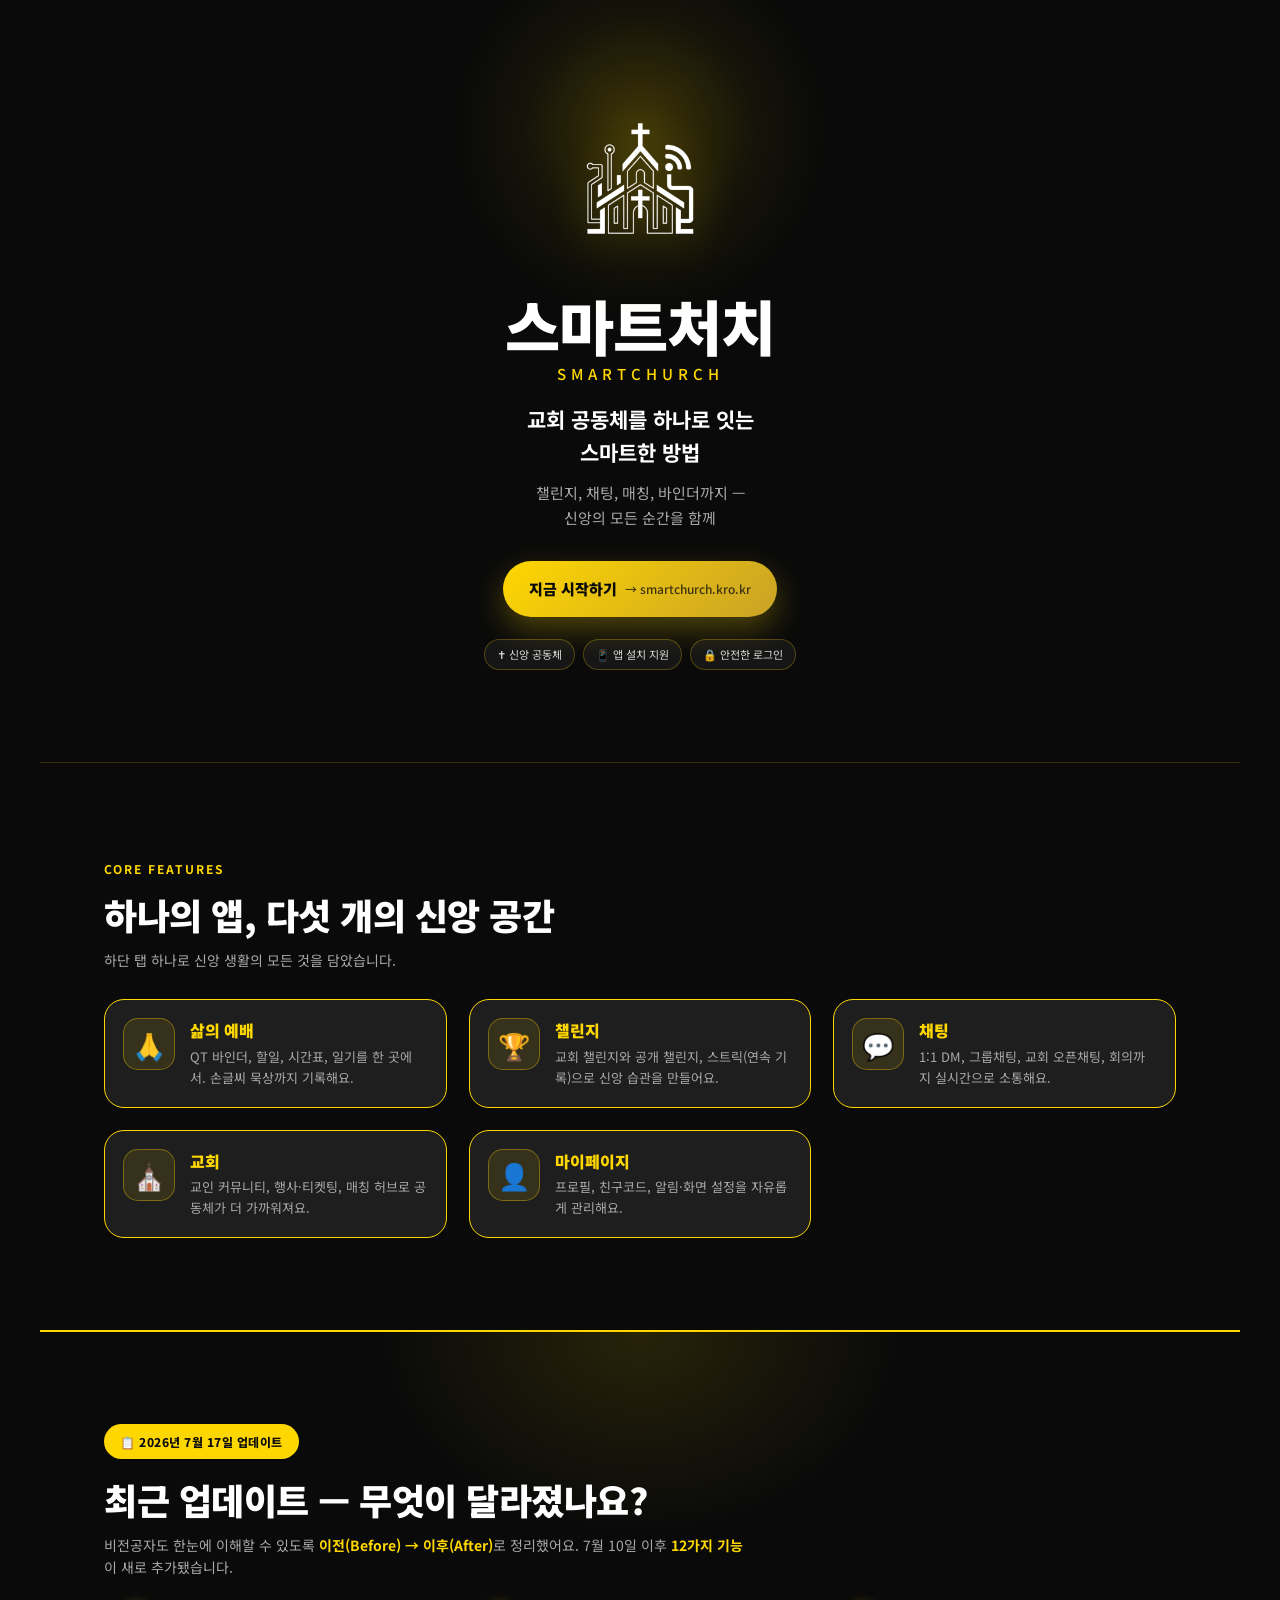
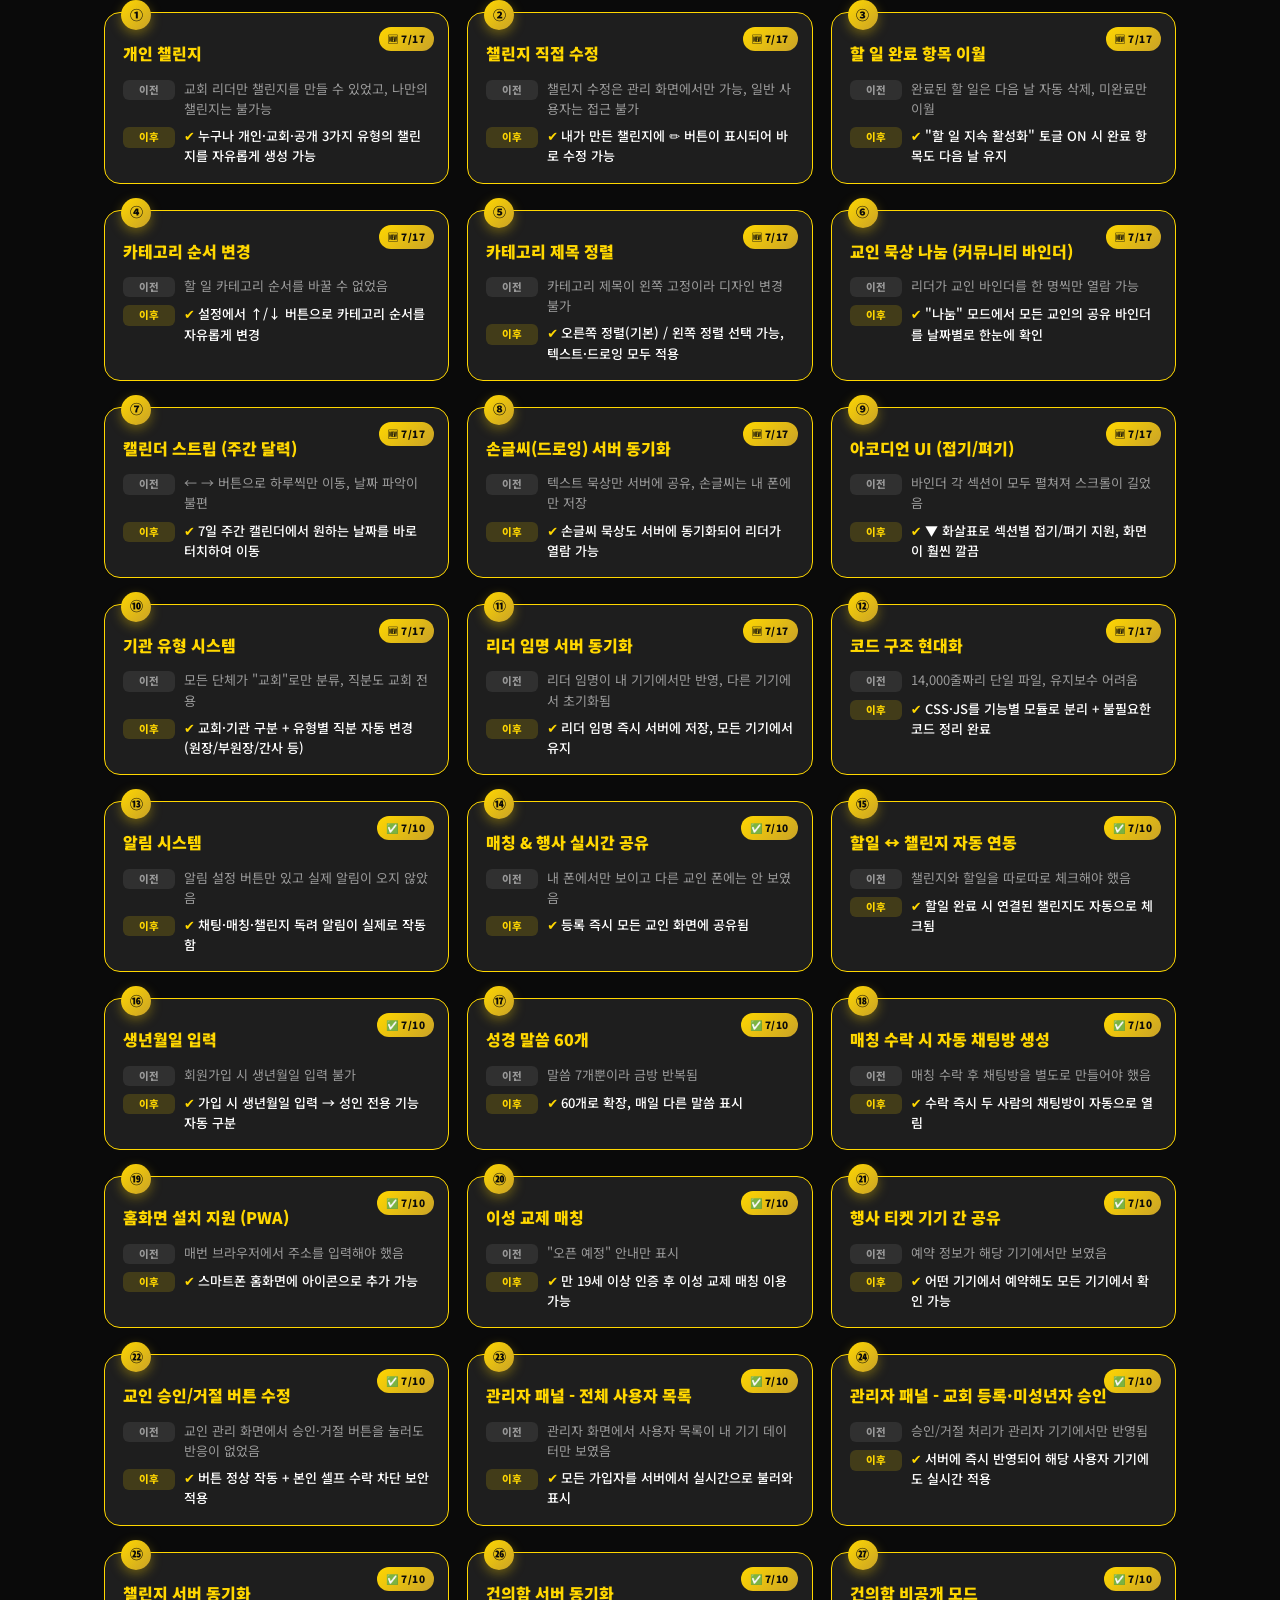
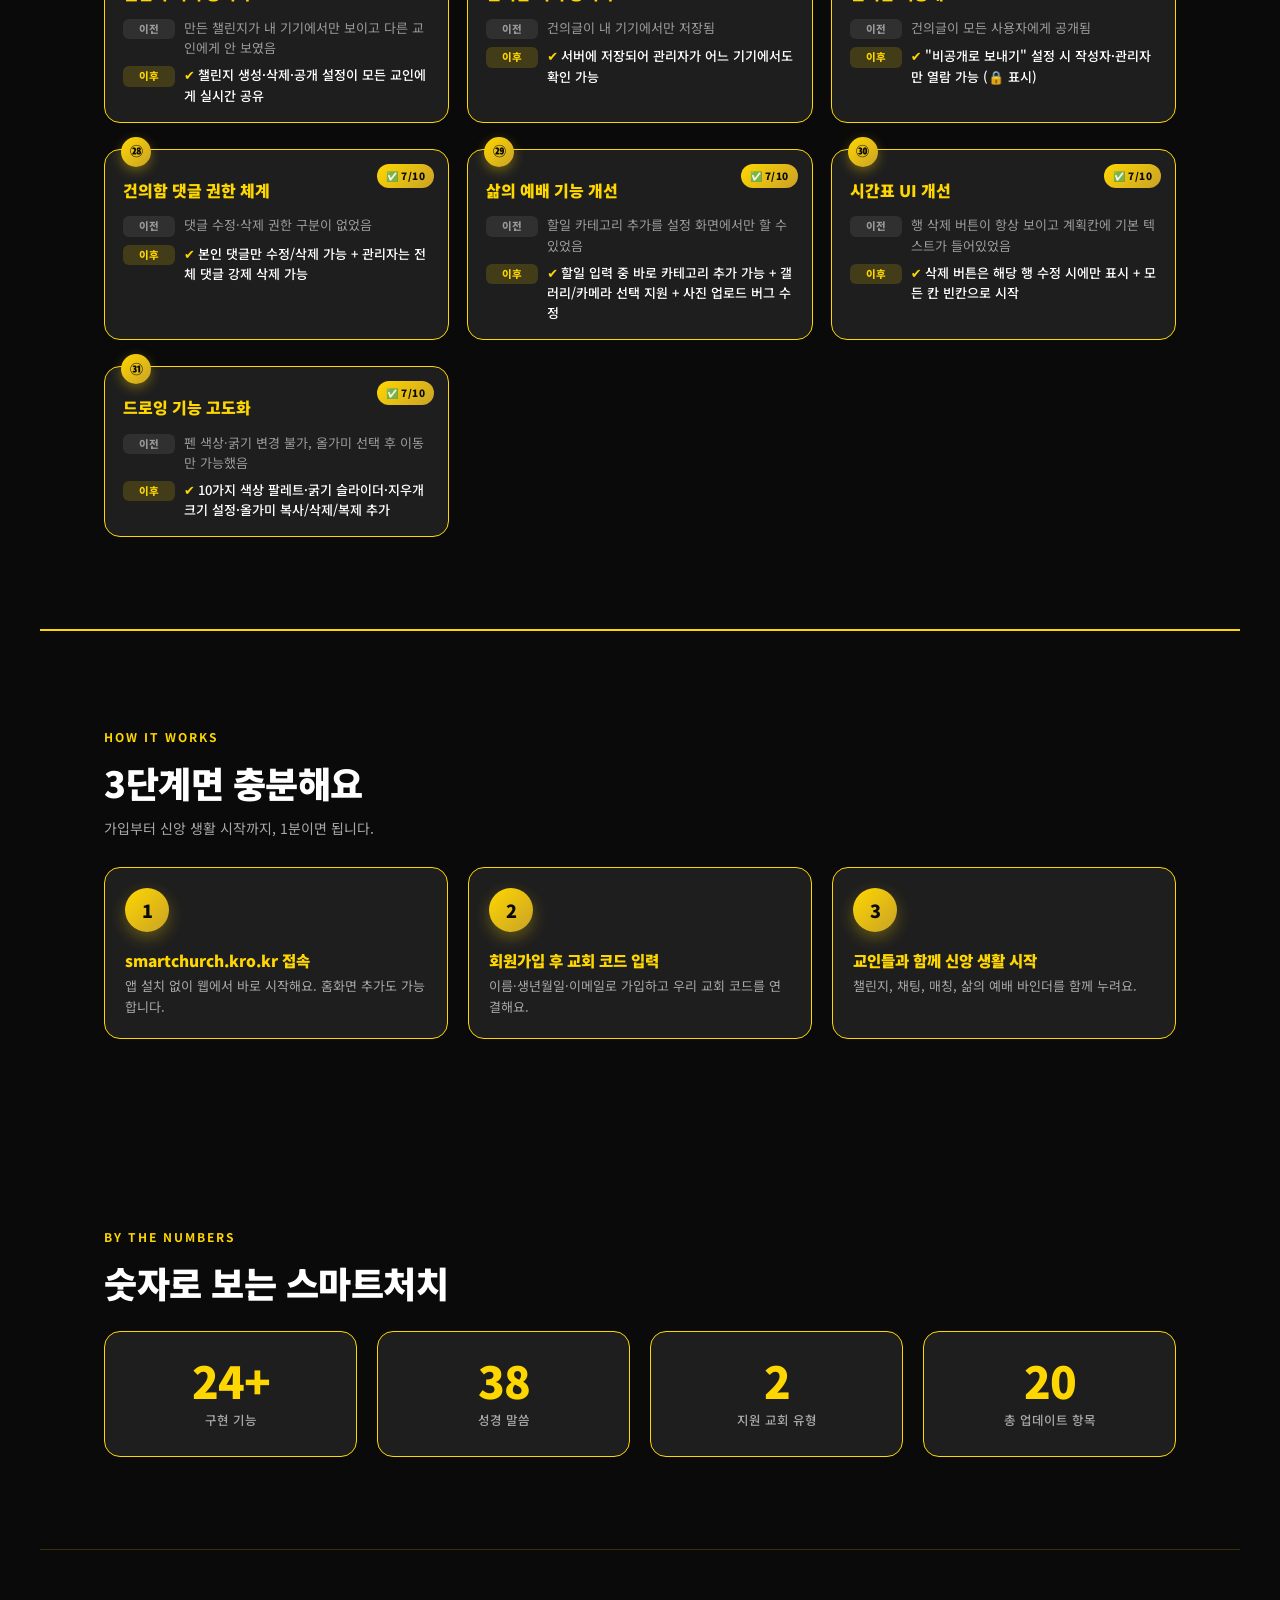
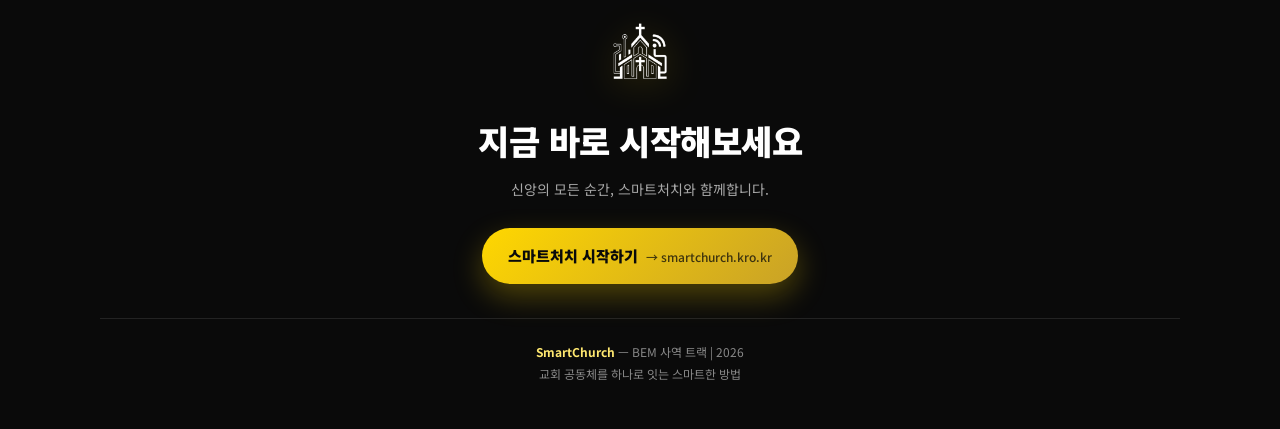
<file: smartchurch-lp.html>
<!DOCTYPE html>
<html lang="ko">
<head>
<meta charset="UTF-8">
<meta name="viewport" content="width=device-width, initial-scale=1.0">
<meta name="description" content="스마트처치(SmartChurch) — 교회 공동체를 하나로 잇는 스마트한 방법. 챌린지, 채팅, 매칭, 삶의 예배 바인더까지.">
<title>스마트처치 (SmartChurch) — 교회 공동체를 하나로</title>
<link rel="preconnect" href="https://fonts.googleapis.com">
<link rel="preconnect" href="https://fonts.gstatic.com" crossorigin>
<link href="https://fonts.googleapis.com/css2?family=Noto+Sans+KR:wght@300;400;500;700;900&display=swap" rel="stylesheet">
<style>
  :root{
    --bg:#0a0a0a;        /* 배경 (블랙) */
    --card:#1e1e1e;      /* 카드 (다크) */
    --gold:#ffd700;      /* 포인트 (골드) */
    --gold-soft:#ffe870;
    --gold-deep:#c9a227;
    --text:#ffffff;      /* 텍스트 */
    --muted:#a8a8a8;
    --line:#ffd700;      /* 카드 테두리 */
    --radius:20px;
  }
  *{margin:0;padding:0;box-sizing:border-box}
  html{scroll-behavior:smooth}
  body{
    font-family:'Noto Sans KR',system-ui,sans-serif;
    color:var(--text);
    background:var(--bg);
    -webkit-font-smoothing:antialiased;
    line-height:1.6;
  }
  img{max-width:100%;display:block}

  /* ============ 반응형 컨테이너 ============ */
  /* 모바일 430px → 태블릿 768px → 데스크탑 1200px */
  .app{
    max-width:430px;
    margin:0 auto;
    background:var(--bg);
    min-height:100vh;
    overflow-x:hidden;
  }
  section{padding:56px 22px}
  .inner{max-width:1080px;margin:0 auto}
  @media (min-width:768px){
    .app{max-width:768px}
    section{padding:72px 40px}
  }
  @media (min-width:1200px){
    .app{max-width:1200px}
    section{padding:92px 64px}
  }

  .kicker{
    display:inline-block;font-size:12px;font-weight:700;letter-spacing:2px;
    color:var(--gold);text-transform:uppercase;margin-bottom:12px;
  }
  h2.sec-title{
    font-size:24px;font-weight:900;line-height:1.35;color:var(--text);
    margin-bottom:10px;letter-spacing:-.5px;
  }
  .sec-sub{font-size:14px;color:var(--muted);margin-bottom:28px;max-width:640px}
  @media (min-width:768px){ h2.sec-title{font-size:30px} }
  @media (min-width:1200px){ h2.sec-title{font-size:36px} }

  /* ============ 1. HERO ============ */
  .hero{
    position:relative;background:var(--bg);color:var(--text);
    padding:64px 24px 60px;text-align:center;overflow:hidden;
    border-bottom:1px solid rgba(255,215,0,.18);
  }
  .hero .glow{
    position:absolute;top:-60px;left:50%;transform:translateX(-50%);
    width:380px;height:380px;pointer-events:none;
    background:radial-gradient(circle, rgba(255,215,0,.22) 0%, rgba(255,215,0,.05) 42%, transparent 70%);
    filter:blur(8px);
  }
  .hero .logo{
    width:120px;height:auto;margin:0 auto 24px;
    filter:drop-shadow(0 8px 24px rgba(255,215,0,.35));
  }
  .hero h1{font-size:40px;font-weight:900;letter-spacing:-1px;line-height:1.1;margin-bottom:6px}
  .hero h1 .en{
    display:block;font-size:15px;font-weight:500;letter-spacing:5px;
    color:var(--gold);margin-top:8px;text-transform:uppercase;
  }
  .hero .tagline{font-size:18px;font-weight:700;margin:20px 0 10px;color:var(--text)}
  .hero .subtext{font-size:13.5px;color:var(--muted);max-width:340px;margin:0 auto 30px;line-height:1.7}
  @media (min-width:768px){
    .hero{padding:84px 24px 78px}
    .hero .logo{width:150px;margin-bottom:28px}
    .hero h1{font-size:52px}
    .hero .tagline{font-size:21px}
    .hero .subtext{font-size:15px;max-width:420px}
  }
  @media (min-width:1200px){
    .hero{padding:104px 24px 92px}
    .hero .logo{width:160px}
    .hero h1{font-size:60px}
  }

  .btn-cta{
    display:inline-flex;align-items:center;gap:8px;
    background:linear-gradient(135deg,var(--gold),var(--gold-deep));
    color:#0a0a0a;font-weight:900;font-size:15px;
    padding:16px 26px;border-radius:50px;border:none;text-decoration:none;cursor:pointer;
    box-shadow:0 12px 30px rgba(255,215,0,.28);
    transition:transform .2s ease, box-shadow .2s ease;
  }
  .btn-cta:hover{transform:translateY(-2px);box-shadow:0 16px 38px rgba(255,215,0,.42)}
  .btn-cta small{font-weight:500;font-size:12px;opacity:.75}
  .hero .badges{margin-top:22px;display:flex;gap:8px;justify-content:center;flex-wrap:wrap}
  .hero .badges span{
    font-size:11px;color:#d8d8d8;background:rgba(255,255,255,.05);
    border:1px solid rgba(255,215,0,.25);padding:6px 12px;border-radius:50px;
  }

  /* ============ 2. FEATURES ============ */
  .feature-grid{display:grid;grid-template-columns:1fr;gap:14px}
  @media (min-width:768px){ .feature-grid{grid-template-columns:repeat(2,1fr);gap:18px} }
  @media (min-width:1200px){ .feature-grid{grid-template-columns:repeat(3,1fr);gap:22px} }
  .fcard{
    display:flex;gap:15px;align-items:flex-start;
    background:var(--card);border:1px solid var(--line);
    border-radius:var(--radius);padding:18px;
  }
  .fcard .ic{
    flex-shrink:0;width:52px;height:52px;border-radius:15px;
    background:rgba(255,215,0,.1);box-shadow:inset 0 0 0 1px rgba(255,215,0,.35);
    display:flex;align-items:center;justify-content:center;font-size:26px;
  }
  .fcard h3{font-size:16px;font-weight:900;color:var(--gold);margin-bottom:3px}
  .fcard p{font-size:13px;color:var(--muted);line-height:1.6}

  /* ============ 3. TODAY'S UPDATE (리포트 핵심) ============ */
  .update{
    background:var(--bg);
    border-top:2px solid var(--gold);
    border-bottom:2px solid var(--gold);
    position:relative;
  }
  .update .glow2{
    position:absolute;top:0;left:50%;transform:translateX(-50%);
    width:520px;max-width:100%;height:200px;pointer-events:none;
    background:radial-gradient(ellipse at top, rgba(255,215,0,.12), transparent 70%);
  }
  .update .date-pill{
    display:inline-flex;align-items:center;gap:7px;
    background:var(--gold);color:#0a0a0a;
    font-size:12px;font-weight:800;letter-spacing:.5px;
    padding:8px 16px;border-radius:50px;margin-bottom:16px;
  }
  .timeline{display:grid;grid-template-columns:1fr;gap:26px 18px;margin-top:34px}
  @media (min-width:768px){ .timeline{grid-template-columns:repeat(2,1fr)} }
  @media (min-width:1200px){ .timeline{grid-template-columns:repeat(3,1fr)} }
  .ucard{
    position:relative;background:var(--card);
    border:1px solid var(--line);border-radius:16px;
    padding:20px 18px 16px;
  }
  .ucard .num{
    position:absolute;top:-13px;left:16px;
    width:30px;height:30px;border-radius:50%;
    background:linear-gradient(135deg,var(--gold),var(--gold-deep));
    color:#0a0a0a;font-weight:900;font-size:13px;
    display:flex;align-items:center;justify-content:center;
    box-shadow:0 4px 12px rgba(255,215,0,.35);
  }
  .ucard .new-badge{
    position:absolute;top:14px;right:14px;
    background:linear-gradient(135deg,var(--gold),var(--gold-deep));
    color:#0a0a0a;font-size:10px;font-weight:900;letter-spacing:.5px;
    padding:4px 9px;border-radius:50px;
  }
  .ucard h3{font-size:16px;font-weight:900;color:var(--gold);margin:8px 0 12px;padding-right:44px}
  .ba-row{display:flex;gap:9px;font-size:13px;line-height:1.55;margin-top:7px}
  .ba-row .tag{
    flex-shrink:0;font-size:10.5px;font-weight:800;padding:2px 8px;border-radius:6px;
    margin-top:1px;height:fit-content;min-width:52px;text-align:center;
  }
  .ba-row.before .tag{background:rgba(255,255,255,.08);color:#9a9a9a}
  .ba-row.after  .tag{background:rgba(255,215,0,.16);color:var(--gold)}
  .ba-row.before .txt{color:#9a9a9a}
  .ba-row.after  .txt{color:var(--text);font-weight:500}
  .ba-row .txt .chk{color:var(--gold);font-weight:900;margin-right:3px}

  /* ============ 4. STEPS ============ */
  .steps-grid{display:grid;grid-template-columns:1fr;gap:14px}
  @media (min-width:1200px){ .steps-grid{grid-template-columns:repeat(3,1fr);gap:20px} }
  .step{
    display:flex;gap:16px;align-items:flex-start;
    background:var(--card);border:1px solid var(--line);
    border-radius:16px;padding:20px;
  }
  @media (min-width:1200px){ .step{flex-direction:column} }
  .step .sn{
    flex-shrink:0;width:44px;height:44px;border-radius:50%;
    background:linear-gradient(135deg,var(--gold),var(--gold-deep));
    color:#0a0a0a;font-weight:900;font-size:18px;
    display:flex;align-items:center;justify-content:center;
    box-shadow:0 6px 16px rgba(255,215,0,.3);
  }
  .step h3{font-size:15.5px;font-weight:900;color:var(--gold);margin-bottom:3px}
  .step p{font-size:13px;color:var(--muted)}

  /* ============ 5. STATS ============ */
  .stat-grid{display:grid;grid-template-columns:repeat(2,1fr);gap:14px;margin-top:24px}
  @media (min-width:1200px){ .stat-grid{grid-template-columns:repeat(4,1fr);gap:20px} }
  .stat{
    background:var(--card);border:1px solid var(--line);
    border-radius:16px;padding:26px 14px;text-align:center;
  }
  .stat .n{font-size:36px;font-weight:900;color:var(--gold);line-height:1;letter-spacing:-1px}
  .stat .l{font-size:12.5px;color:var(--muted);margin-top:8px;font-weight:500}
  @media (min-width:768px){ .stat .n{font-size:44px} }

  /* ============ 6. FINAL CTA ============ */
  .final{
    background:var(--bg);text-align:center;padding:64px 24px 44px;
    border-top:1px solid rgba(255,215,0,.18);
  }
  .final .logo{width:64px;height:auto;margin:0 auto 20px;filter:drop-shadow(0 6px 18px rgba(255,215,0,.35))}
  .final h2{font-size:26px;font-weight:900;margin-bottom:10px;letter-spacing:-.5px}
  .final p{font-size:14px;color:var(--muted);margin-bottom:28px}
  .final .btn-cta{margin-bottom:34px}
  @media (min-width:768px){ .final h2{font-size:34px} .final .logo{width:80px} }
  .footer{
    border-top:1px solid rgba(255,255,255,.1);padding-top:22px;
    font-size:12px;color:#888;line-height:1.8;
  }
  .footer b{color:var(--gold-soft);font-weight:700}

  /* ============ SCROLL REVEAL ============ */
  .reveal{opacity:0;transform:translateY(26px);transition:opacity .7s cubic-bezier(.2,.7,.2,1),transform .7s cubic-bezier(.2,.7,.2,1)}
  .reveal.visible{opacity:1;transform:translateY(0)}
  @media (prefers-reduced-motion:reduce){.reveal{opacity:1;transform:none;transition:none}}
</style>
</head>
<body>
<div class="app">

  <!-- ══════════ 1. HERO ══════════ -->
  <header class="hero">
    <div class="glow"></div>
    <img class="logo" src="logo.png" alt="스마트처치 로고">
    <h1>스마트처치<span class="en">SmartChurch</span></h1>
    <p class="tagline">교회 공동체를 하나로 잇는<br>스마트한 방법</p>
    <p class="subtext">챌린지, 채팅, 매칭, 바인더까지 —<br>신앙의 모든 순간을 함께</p>
    <a class="btn-cta" href="https://smartchurch.kro.kr" target="_blank" rel="noopener">
      지금 시작하기 <small>→ smartchurch.kro.kr</small>
    </a>
    <div class="badges">
      <span>✝ 신앙 공동체</span><span>📱 앱 설치 지원</span><span>🔒 안전한 로그인</span>
    </div>
  </header>

  <!-- ══════════ 2. CORE FEATURES ══════════ -->
  <section class="features">
    <div class="inner">
      <span class="kicker reveal">Core Features</span>
      <h2 class="sec-title reveal">하나의 앱, 다섯 개의 신앙 공간</h2>
      <p class="sec-sub reveal">하단 탭 하나로 신앙 생활의 모든 것을 담았습니다.</p>
      <div class="feature-grid">
        <div class="fcard reveal">
          <div class="ic">🙏</div>
          <div><h3>삶의 예배</h3><p>QT 바인더, 할일, 시간표, 일기를 한 곳에서. 손글씨 묵상까지 기록해요.</p></div>
        </div>
        <div class="fcard reveal">
          <div class="ic">🏆</div>
          <div><h3>챌린지</h3><p>교회 챌린지와 공개 챌린지, 스트릭(연속 기록)으로 신앙 습관을 만들어요.</p></div>
        </div>
        <div class="fcard reveal">
          <div class="ic">💬</div>
          <div><h3>채팅</h3><p>1:1 DM, 그룹채팅, 교회 오픈채팅, 회의까지 실시간으로 소통해요.</p></div>
        </div>
        <div class="fcard reveal">
          <div class="ic">⛪</div>
          <div><h3>교회</h3><p>교인 커뮤니티, 행사·티켓팅, 매칭 허브로 공동체가 더 가까워져요.</p></div>
        </div>
        <div class="fcard reveal">
          <div class="ic">👤</div>
          <div><h3>마이페이지</h3><p>프로필, 친구코드, 알림·화면 설정을 자유롭게 관리해요.</p></div>
        </div>
      </div>
    </div>
  </section>

  <!-- ══════════ 3. TODAY'S UPDATE (리포트 핵심) ══════════ -->
  <section class="update">
    <div class="glow2"></div>
    <div class="inner">
      <div class="date-pill reveal">📋 2026년 7월 17일 업데이트</div>
      <h2 class="sec-title reveal">최근 업데이트 — 무엇이 달라졌나요?</h2>
      <p class="sec-sub reveal">비전공자도 한눈에 이해할 수 있도록 <b style="color:var(--gold)">이전(Before) → 이후(After)</b>로 정리했어요. 7월 10일 이후 <b style="color:var(--gold)">12가지 기능</b>이 새로 추가됐습니다.</p>

      <div class="timeline">

        <!-- ══ 7/17 신규 (①~⑫) ══ -->

        <div class="ucard reveal">
          <div class="num">①</div><div class="new-badge">🆕 7/17</div>
          <h3>개인 챌린지</h3>
          <div class="ba-row before"><span class="tag">이전</span><span class="txt">교회 리더만 챌린지를 만들 수 있었고, 나만의 챌린지는 불가능</span></div>
          <div class="ba-row after"><span class="tag">이후</span><span class="txt"><span class="chk">✔</span>누구나 개인·교회·공개 3가지 유형의 챌린지를 자유롭게 생성 가능</span></div>
        </div>

        <div class="ucard reveal">
          <div class="num">②</div><div class="new-badge">🆕 7/17</div>
          <h3>챌린지 직접 수정</h3>
          <div class="ba-row before"><span class="tag">이전</span><span class="txt">챌린지 수정은 관리 화면에서만 가능, 일반 사용자는 접근 불가</span></div>
          <div class="ba-row after"><span class="tag">이후</span><span class="txt"><span class="chk">✔</span>내가 만든 챌린지에 ✏️ 버튼이 표시되어 바로 수정 가능</span></div>
        </div>

        <div class="ucard reveal">
          <div class="num">③</div><div class="new-badge">🆕 7/17</div>
          <h3>할 일 완료 항목 이월</h3>
          <div class="ba-row before"><span class="tag">이전</span><span class="txt">완료된 할 일은 다음 날 자동 삭제, 미완료만 이월</span></div>
          <div class="ba-row after"><span class="tag">이후</span><span class="txt"><span class="chk">✔</span>"할 일 지속 활성화" 토글 ON 시 완료 항목도 다음 날 유지</span></div>
        </div>

        <div class="ucard reveal">
          <div class="num">④</div><div class="new-badge">🆕 7/17</div>
          <h3>카테고리 순서 변경</h3>
          <div class="ba-row before"><span class="tag">이전</span><span class="txt">할 일 카테고리 순서를 바꿀 수 없었음</span></div>
          <div class="ba-row after"><span class="tag">이후</span><span class="txt"><span class="chk">✔</span>설정에서 ↑/↓ 버튼으로 카테고리 순서를 자유롭게 변경</span></div>
        </div>

        <div class="ucard reveal">
          <div class="num">⑤</div><div class="new-badge">🆕 7/17</div>
          <h3>카테고리 제목 정렬</h3>
          <div class="ba-row before"><span class="tag">이전</span><span class="txt">카테고리 제목이 왼쪽 고정이라 디자인 변경 불가</span></div>
          <div class="ba-row after"><span class="tag">이후</span><span class="txt"><span class="chk">✔</span>오른쪽 정렬(기본) / 왼쪽 정렬 선택 가능, 텍스트·드로잉 모두 적용</span></div>
        </div>

        <div class="ucard reveal">
          <div class="num">⑥</div><div class="new-badge">🆕 7/17</div>
          <h3>교인 묵상 나눔 (커뮤니티 바인더)</h3>
          <div class="ba-row before"><span class="tag">이전</span><span class="txt">리더가 교인 바인더를 한 명씩만 열람 가능</span></div>
          <div class="ba-row after"><span class="tag">이후</span><span class="txt"><span class="chk">✔</span>"나눔" 모드에서 모든 교인의 공유 바인더를 날짜별로 한눈에 확인</span></div>
        </div>

        <div class="ucard reveal">
          <div class="num">⑦</div><div class="new-badge">🆕 7/17</div>
          <h3>캘린더 스트립 (주간 달력)</h3>
          <div class="ba-row before"><span class="tag">이전</span><span class="txt">← → 버튼으로 하루씩만 이동, 날짜 파악이 불편</span></div>
          <div class="ba-row after"><span class="tag">이후</span><span class="txt"><span class="chk">✔</span>7일 주간 캘린더에서 원하는 날짜를 바로 터치하여 이동</span></div>
        </div>

        <div class="ucard reveal">
          <div class="num">⑧</div><div class="new-badge">🆕 7/17</div>
          <h3>손글씨(드로잉) 서버 동기화</h3>
          <div class="ba-row before"><span class="tag">이전</span><span class="txt">텍스트 묵상만 서버에 공유, 손글씨는 내 폰에만 저장</span></div>
          <div class="ba-row after"><span class="tag">이후</span><span class="txt"><span class="chk">✔</span>손글씨 묵상도 서버에 동기화되어 리더가 열람 가능</span></div>
        </div>

        <div class="ucard reveal">
          <div class="num">⑨</div><div class="new-badge">🆕 7/17</div>
          <h3>아코디언 UI (접기/펴기)</h3>
          <div class="ba-row before"><span class="tag">이전</span><span class="txt">바인더 각 섹션이 모두 펼쳐져 스크롤이 길었음</span></div>
          <div class="ba-row after"><span class="tag">이후</span><span class="txt"><span class="chk">✔</span>▼ 화살표로 섹션별 접기/펴기 지원, 화면이 훨씬 깔끔</span></div>
        </div>

        <div class="ucard reveal">
          <div class="num">⑩</div><div class="new-badge">🆕 7/17</div>
          <h3>기관 유형 시스템</h3>
          <div class="ba-row before"><span class="tag">이전</span><span class="txt">모든 단체가 "교회"로만 분류, 직분도 교회 전용</span></div>
          <div class="ba-row after"><span class="tag">이후</span><span class="txt"><span class="chk">✔</span>교회·기관 구분 + 유형별 직분 자동 변경 (원장/부원장/간사 등)</span></div>
        </div>

        <div class="ucard reveal">
          <div class="num">⑪</div><div class="new-badge">🆕 7/17</div>
          <h3>리더 임명 서버 동기화</h3>
          <div class="ba-row before"><span class="tag">이전</span><span class="txt">리더 임명이 내 기기에서만 반영, 다른 기기에서 초기화됨</span></div>
          <div class="ba-row after"><span class="tag">이후</span><span class="txt"><span class="chk">✔</span>리더 임명 즉시 서버에 저장, 모든 기기에서 유지</span></div>
        </div>

        <div class="ucard reveal">
          <div class="num">⑫</div><div class="new-badge">🆕 7/17</div>
          <h3>코드 구조 현대화</h3>
          <div class="ba-row before"><span class="tag">이전</span><span class="txt">14,000줄짜리 단일 파일, 유지보수 어려움</span></div>
          <div class="ba-row after"><span class="tag">이후</span><span class="txt"><span class="chk">✔</span>CSS·JS를 기능별 모듈로 분리 + 불필요한 코드 정리 완료</span></div>
        </div>

        <!-- ══ 7/10 기존 (⑬~㉛) ══ -->

        <div class="ucard reveal">
          <div class="num">⑬</div><div class="new-badge">✅ 7/10</div>
          <h3>알림 시스템</h3>
          <div class="ba-row before"><span class="tag">이전</span><span class="txt">알림 설정 버튼만 있고 실제 알림이 오지 않았음</span></div>
          <div class="ba-row after"><span class="tag">이후</span><span class="txt"><span class="chk">✔</span>채팅·매칭·챌린지 독려 알림이 실제로 작동함</span></div>
        </div>

        <div class="ucard reveal">
          <div class="num">⑭</div><div class="new-badge">✅ 7/10</div>
          <h3>매칭 &amp; 행사 실시간 공유</h3>
          <div class="ba-row before"><span class="tag">이전</span><span class="txt">내 폰에서만 보이고 다른 교인 폰에는 안 보였음</span></div>
          <div class="ba-row after"><span class="tag">이후</span><span class="txt"><span class="chk">✔</span>등록 즉시 모든 교인 화면에 공유됨</span></div>
        </div>

        <div class="ucard reveal">
          <div class="num">⑮</div><div class="new-badge">✅ 7/10</div>
          <h3>할일 ↔ 챌린지 자동 연동</h3>
          <div class="ba-row before"><span class="tag">이전</span><span class="txt">챌린지와 할일을 따로따로 체크해야 했음</span></div>
          <div class="ba-row after"><span class="tag">이후</span><span class="txt"><span class="chk">✔</span>할일 완료 시 연결된 챌린지도 자동으로 체크됨</span></div>
        </div>

        <div class="ucard reveal">
          <div class="num">⑯</div><div class="new-badge">✅ 7/10</div>
          <h3>생년월일 입력</h3>
          <div class="ba-row before"><span class="tag">이전</span><span class="txt">회원가입 시 생년월일 입력 불가</span></div>
          <div class="ba-row after"><span class="tag">이후</span><span class="txt"><span class="chk">✔</span>가입 시 생년월일 입력 → 성인 전용 기능 자동 구분</span></div>
        </div>

        <div class="ucard reveal">
          <div class="num">⑰</div><div class="new-badge">✅ 7/10</div>
          <h3>성경 말씀 60개</h3>
          <div class="ba-row before"><span class="tag">이전</span><span class="txt">말씀 7개뿐이라 금방 반복됨</span></div>
          <div class="ba-row after"><span class="tag">이후</span><span class="txt"><span class="chk">✔</span>60개로 확장, 매일 다른 말씀 표시</span></div>
        </div>

        <div class="ucard reveal">
          <div class="num">⑱</div><div class="new-badge">✅ 7/10</div>
          <h3>매칭 수락 시 자동 채팅방 생성</h3>
          <div class="ba-row before"><span class="tag">이전</span><span class="txt">매칭 수락 후 채팅방을 별도로 만들어야 했음</span></div>
          <div class="ba-row after"><span class="tag">이후</span><span class="txt"><span class="chk">✔</span>수락 즉시 두 사람의 채팅방이 자동으로 열림</span></div>
        </div>

        <div class="ucard reveal">
          <div class="num">⑲</div><div class="new-badge">✅ 7/10</div>
          <h3>홈화면 설치 지원 (PWA)</h3>
          <div class="ba-row before"><span class="tag">이전</span><span class="txt">매번 브라우저에서 주소를 입력해야 했음</span></div>
          <div class="ba-row after"><span class="tag">이후</span><span class="txt"><span class="chk">✔</span>스마트폰 홈화면에 아이콘으로 추가 가능</span></div>
        </div>

        <div class="ucard reveal">
          <div class="num">⑳</div><div class="new-badge">✅ 7/10</div>
          <h3>이성 교제 매칭</h3>
          <div class="ba-row before"><span class="tag">이전</span><span class="txt">"오픈 예정" 안내만 표시</span></div>
          <div class="ba-row after"><span class="tag">이후</span><span class="txt"><span class="chk">✔</span>만 19세 이상 인증 후 이성 교제 매칭 이용 가능</span></div>
        </div>

        <div class="ucard reveal">
          <div class="num">㉑</div><div class="new-badge">✅ 7/10</div>
          <h3>행사 티켓 기기 간 공유</h3>
          <div class="ba-row before"><span class="tag">이전</span><span class="txt">예약 정보가 해당 기기에서만 보였음</span></div>
          <div class="ba-row after"><span class="tag">이후</span><span class="txt"><span class="chk">✔</span>어떤 기기에서 예약해도 모든 기기에서 확인 가능</span></div>
        </div>

        <div class="ucard reveal">
          <div class="num">㉒</div><div class="new-badge">✅ 7/10</div>
          <h3>교인 승인/거절 버튼 수정</h3>
          <div class="ba-row before"><span class="tag">이전</span><span class="txt">교인 관리 화면에서 승인·거절 버튼을 눌러도 반응이 없었음</span></div>
          <div class="ba-row after"><span class="tag">이후</span><span class="txt"><span class="chk">✔</span>버튼 정상 작동 + 본인 셀프 수락 차단 보안 적용</span></div>
        </div>

        <div class="ucard reveal">
          <div class="num">㉓</div><div class="new-badge">✅ 7/10</div>
          <h3>관리자 패널 - 전체 사용자 목록</h3>
          <div class="ba-row before"><span class="tag">이전</span><span class="txt">관리자 화면에서 사용자 목록이 내 기기 데이터만 보였음</span></div>
          <div class="ba-row after"><span class="tag">이후</span><span class="txt"><span class="chk">✔</span>모든 가입자를 서버에서 실시간으로 불러와 표시</span></div>
        </div>

        <div class="ucard reveal">
          <div class="num">㉔</div><div class="new-badge">✅ 7/10</div>
          <h3>관리자 패널 - 교회 등록·미성년자 승인</h3>
          <div class="ba-row before"><span class="tag">이전</span><span class="txt">승인/거절 처리가 관리자 기기에서만 반영됨</span></div>
          <div class="ba-row after"><span class="tag">이후</span><span class="txt"><span class="chk">✔</span>서버에 즉시 반영되어 해당 사용자 기기에도 실시간 적용</span></div>
        </div>

        <div class="ucard reveal">
          <div class="num">㉕</div><div class="new-badge">✅ 7/10</div>
          <h3>챌린지 서버 동기화</h3>
          <div class="ba-row before"><span class="tag">이전</span><span class="txt">만든 챌린지가 내 기기에서만 보이고 다른 교인에게 안 보였음</span></div>
          <div class="ba-row after"><span class="tag">이후</span><span class="txt"><span class="chk">✔</span>챌린지 생성·삭제·공개 설정이 모든 교인에게 실시간 공유</span></div>
        </div>

        <div class="ucard reveal">
          <div class="num">㉖</div><div class="new-badge">✅ 7/10</div>
          <h3>건의함 서버 동기화</h3>
          <div class="ba-row before"><span class="tag">이전</span><span class="txt">건의글이 내 기기에서만 저장됨</span></div>
          <div class="ba-row after"><span class="tag">이후</span><span class="txt"><span class="chk">✔</span>서버에 저장되어 관리자가 어느 기기에서도 확인 가능</span></div>
        </div>

        <div class="ucard reveal">
          <div class="num">㉗</div><div class="new-badge">✅ 7/10</div>
          <h3>건의함 비공개 모드</h3>
          <div class="ba-row before"><span class="tag">이전</span><span class="txt">건의글이 모든 사용자에게 공개됨</span></div>
          <div class="ba-row after"><span class="tag">이후</span><span class="txt"><span class="chk">✔</span>"비공개로 보내기" 설정 시 작성자·관리자만 열람 가능 (🔒 표시)</span></div>
        </div>

        <div class="ucard reveal">
          <div class="num">㉘</div><div class="new-badge">✅ 7/10</div>
          <h3>건의함 댓글 권한 체계</h3>
          <div class="ba-row before"><span class="tag">이전</span><span class="txt">댓글 수정·삭제 권한 구분이 없었음</span></div>
          <div class="ba-row after"><span class="tag">이후</span><span class="txt"><span class="chk">✔</span>본인 댓글만 수정/삭제 가능 + 관리자는 전체 댓글 강제 삭제 가능</span></div>
        </div>

        <div class="ucard reveal">
          <div class="num">㉙</div><div class="new-badge">✅ 7/10</div>
          <h3>삶의 예배 기능 개선</h3>
          <div class="ba-row before"><span class="tag">이전</span><span class="txt">할일 카테고리 추가를 설정 화면에서만 할 수 있었음</span></div>
          <div class="ba-row after"><span class="tag">이후</span><span class="txt"><span class="chk">✔</span>할일 입력 중 바로 카테고리 추가 가능 + 갤러리/카메라 선택 지원 + 사진 업로드 버그 수정</span></div>
        </div>

        <div class="ucard reveal">
          <div class="num">㉚</div><div class="new-badge">✅ 7/10</div>
          <h3>시간표 UI 개선</h3>
          <div class="ba-row before"><span class="tag">이전</span><span class="txt">행 삭제 버튼이 항상 보이고 계획칸에 기본 텍스트가 들어있었음</span></div>
          <div class="ba-row after"><span class="tag">이후</span><span class="txt"><span class="chk">✔</span>삭제 버튼은 해당 행 수정 시에만 표시 + 모든 칸 빈칸으로 시작</span></div>
        </div>

        <div class="ucard reveal">
          <div class="num">㉛</div><div class="new-badge">✅ 7/10</div>
          <h3>드로잉 기능 고도화</h3>
          <div class="ba-row before"><span class="tag">이전</span><span class="txt">펜 색상·굵기 변경 불가, 올가미 선택 후 이동만 가능했음</span></div>
          <div class="ba-row after"><span class="tag">이후</span><span class="txt"><span class="chk">✔</span>10가지 색상 팔레트·굵기 슬라이더·지우개 크기 설정·올가미 복사/삭제/복제 추가</span></div>
        </div>

      </div>
    </div>
  </section>

  <!-- ══════════ 4. HOW IT WORKS ══════════ -->
  <section class="steps">
    <div class="inner">
      <span class="kicker reveal">How It Works</span>
      <h2 class="sec-title reveal">3단계면 충분해요</h2>
      <p class="sec-sub reveal">가입부터 신앙 생활 시작까지, 1분이면 됩니다.</p>
      <div class="steps-grid">
        <div class="step reveal">
          <div class="sn">1</div>
          <div><h3>smartchurch.kro.kr 접속</h3><p>앱 설치 없이 웹에서 바로 시작해요. 홈화면 추가도 가능합니다.</p></div>
        </div>
        <div class="step reveal">
          <div class="sn">2</div>
          <div><h3>회원가입 후 교회 코드 입력</h3><p>이름·생년월일·이메일로 가입하고 우리 교회 코드를 연결해요.</p></div>
        </div>
        <div class="step reveal">
          <div class="sn">3</div>
          <div><h3>교인들과 함께 신앙 생활 시작</h3><p>챌린지, 채팅, 매칭, 삶의 예배 바인더를 함께 누려요.</p></div>
        </div>
      </div>
    </div>
  </section>

  <!-- ══════════ 5. STATS ══════════ -->
  <section class="stats">
    <div class="inner">
      <span class="kicker reveal">By the Numbers</span>
      <h2 class="sec-title reveal">숫자로 보는 스마트처치</h2>
      <div class="stat-grid">
        <div class="stat reveal"><div class="n" data-count="37" data-suffix="+">0</div><div class="l">구현 기능</div></div>
        <div class="stat reveal"><div class="n" data-count="60">0</div><div class="l">성경 말씀</div></div>
        <div class="stat reveal"><div class="n" data-count="3">0</div><div class="l">지원 교회 유형</div></div>
        <div class="stat reveal"><div class="n" data-count="31">0</div><div class="l">총 업데이트 항목</div></div>
      </div>
    </div>
  </section>

  <!-- ══════════ 6. FINAL CTA ══════════ -->
  <section class="final">
    <div class="inner">
      <img class="logo" src="logo.png" alt="스마트처치 로고">
      <h2>지금 바로 시작해보세요</h2>
      <p>신앙의 모든 순간, 스마트처치와 함께합니다.</p>
      <a class="btn-cta" href="https://smartchurch.kro.kr" target="_blank" rel="noopener">
        스마트처치 시작하기 <small>→ smartchurch.kro.kr</small>
      </a>
      <div class="footer">
        <b>SmartChurch</b> — BEM 사역 트랙 | 2026<br>
        교회 공동체를 하나로 잇는 스마트한 방법
      </div>
    </div>
  </section>

</div>

<script>
  // ── 스크롤 등장 애니메이션 (Intersection Observer + 안전망) ──
  (function(){
    var els = Array.prototype.slice.call(document.querySelectorAll('.reveal'));

    function reveal(el){
      if (el.classList.contains('visible')) return;
      var sibs = Array.prototype.slice.call(el.parentNode.children)
                   .filter(function(n){ return n.classList.contains('reveal'); });
      var idx = sibs.indexOf(el);
      el.style.transitionDelay = Math.min(idx, 6) * 80 + 'ms';
      el.classList.add('visible');
      var n = el.hasAttribute('data-count') ? el : el.querySelector('[data-count]');
      if (n && !n.dataset.done) { n.dataset.done = '1'; countUp(n); }
    }

    // 1) 기본: Intersection Observer 로 스크롤 시 등장
    var io = null;
    if ('IntersectionObserver' in window) {
      io = new IntersectionObserver(function(entries){
        entries.forEach(function(entry){
          if (entry.isIntersecting) { reveal(entry.target); io.unobserve(entry.target); }
        });
      }, { threshold:.15, rootMargin:'0px 0px -40px 0px' });
      els.forEach(function(el){ io.observe(el); });
    }

    // 2) 안전망: 뷰포트 안에 들어온 요소는 수동으로도 등장 처리
    function revealInView(){
      var vh = window.innerHeight || document.documentElement.clientHeight;
      els.forEach(function(el){
        if (el.classList.contains('visible')) return;
        var r = el.getBoundingClientRect();
        if (r.top < vh - 20 && r.bottom > 0) { reveal(el); if (io) io.unobserve(el); }
      });
    }
    var throttled = false;
    function onScroll(){
      revealInView();
      if (throttled) return; throttled = true;
      setTimeout(function(){ throttled = false; revealInView(); }, 80);
    }
    window.addEventListener('scroll', onScroll, { passive:true });
    window.addEventListener('resize', onScroll);
    window.addEventListener('load', revealInView);
    revealInView();
    setTimeout(revealInView, 400);

    // 통계 숫자 카운트업 (setInterval 기반 — 모든 환경에서 동작)
    function countUp(node){
      var target = parseInt(node.getAttribute('data-count'), 10) || 0;
      var suffix = node.getAttribute('data-suffix') || '';
      var steps = 28, i = 0;
      var timer = setInterval(function(){
        i++;
        var p = Math.min(i / steps, 1);
        var eased = 1 - Math.pow(1 - p, 3);
        node.textContent = Math.round(target * eased) + suffix;
        if (p >= 1) { node.textContent = target + suffix; clearInterval(timer); }
      }, 40);
    }
  })();
</script>
</body>
</html>
</file>
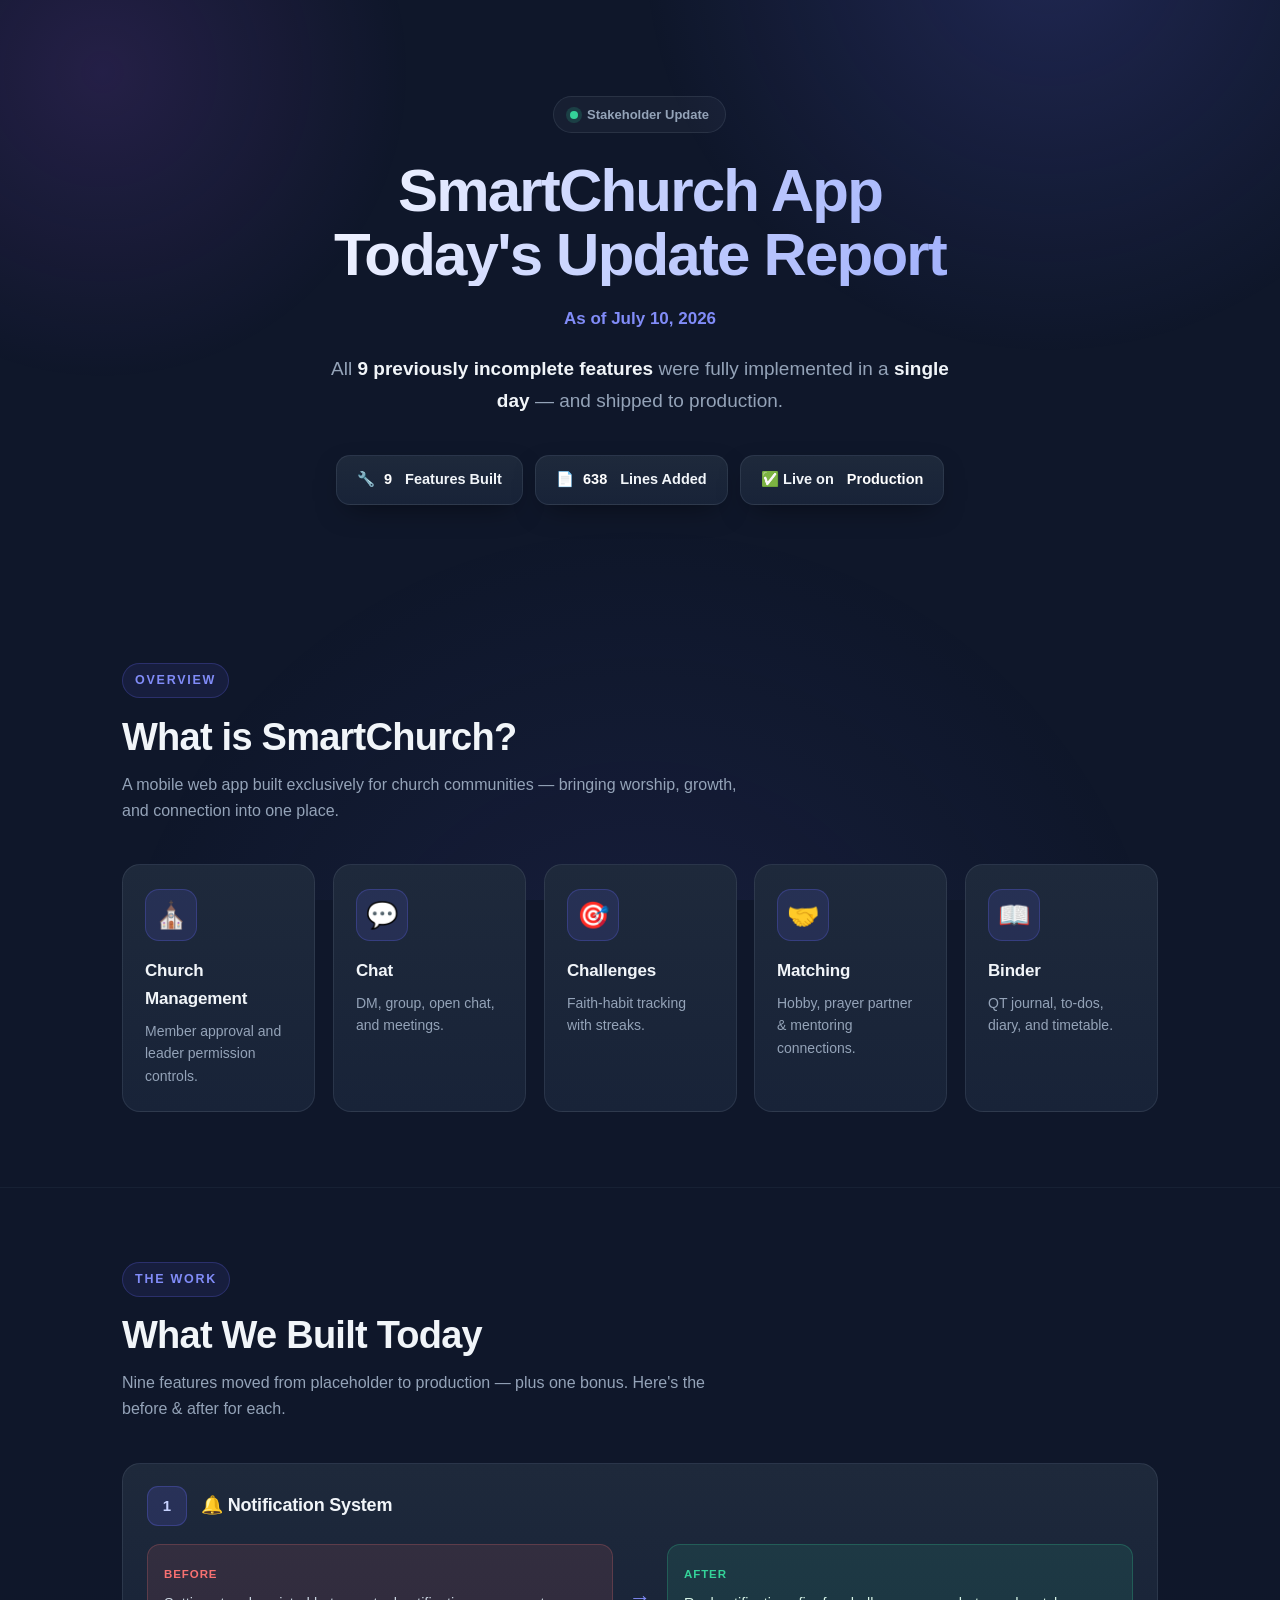
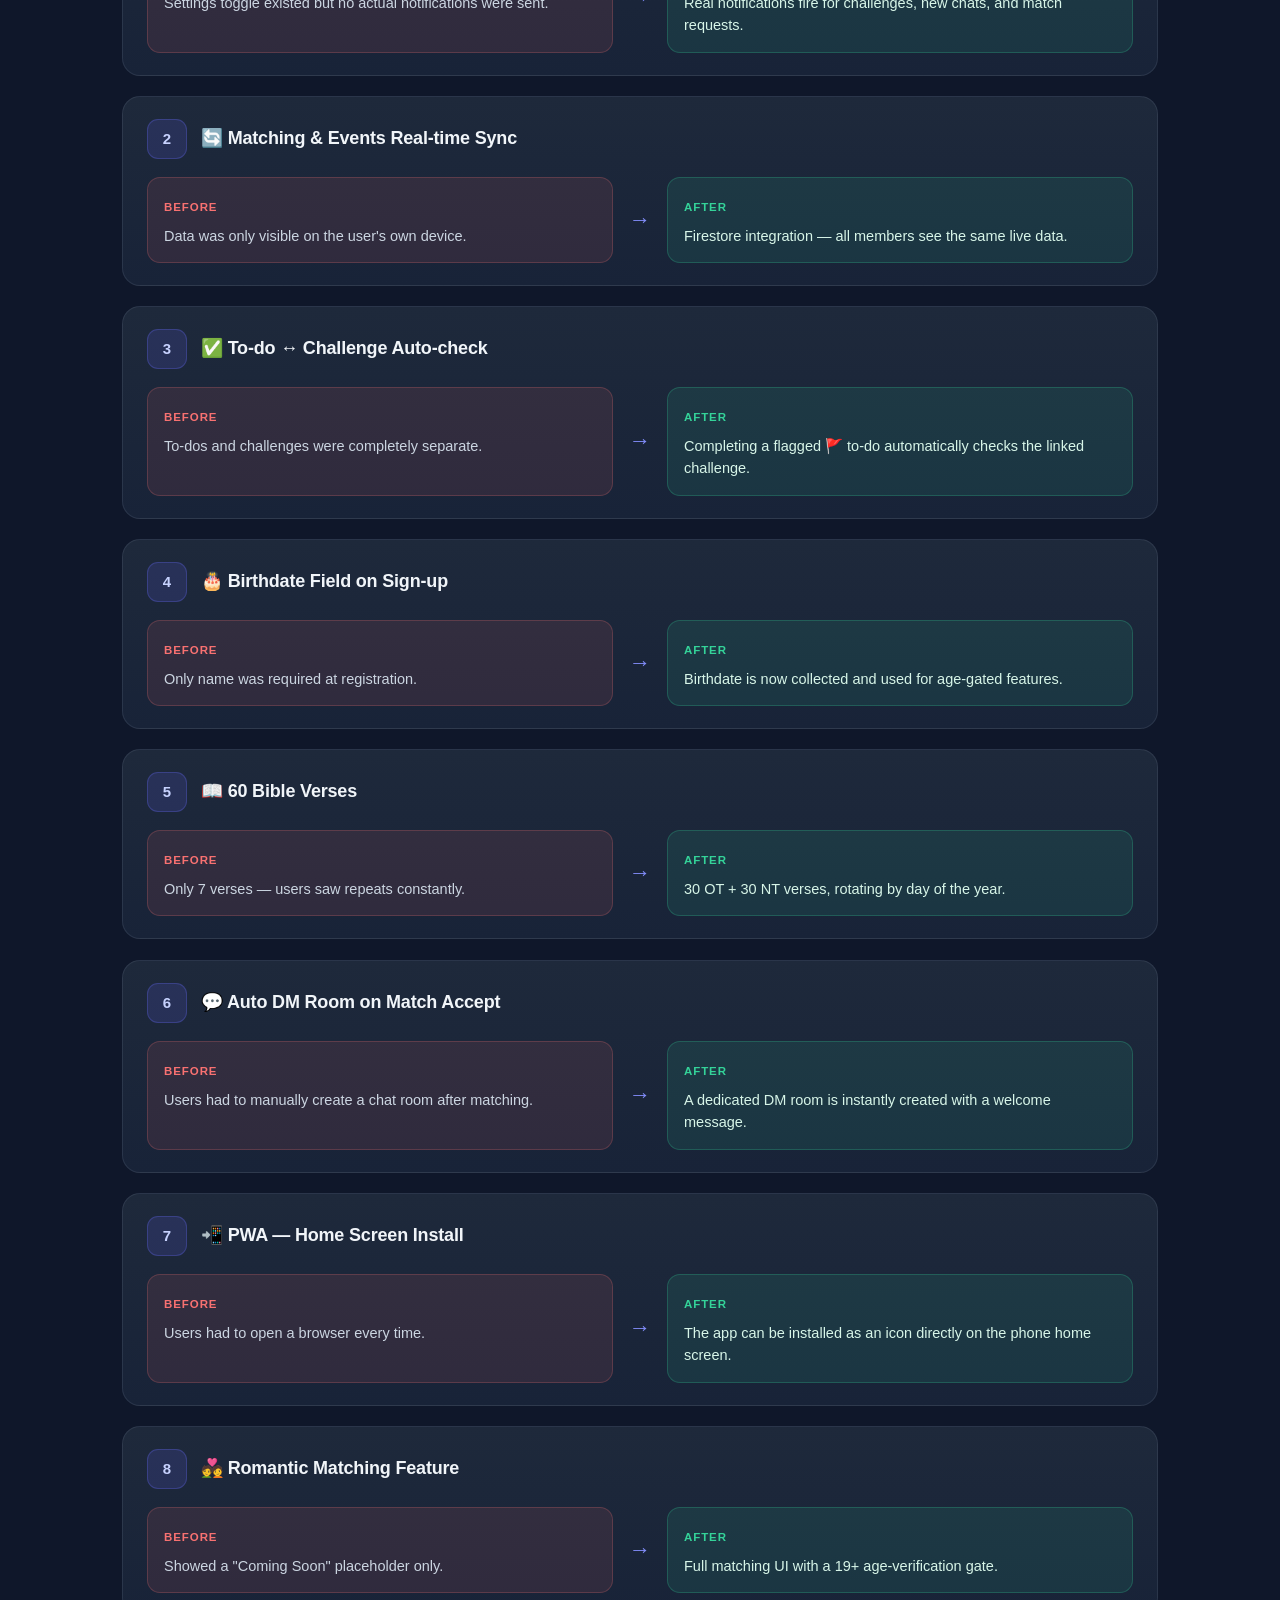
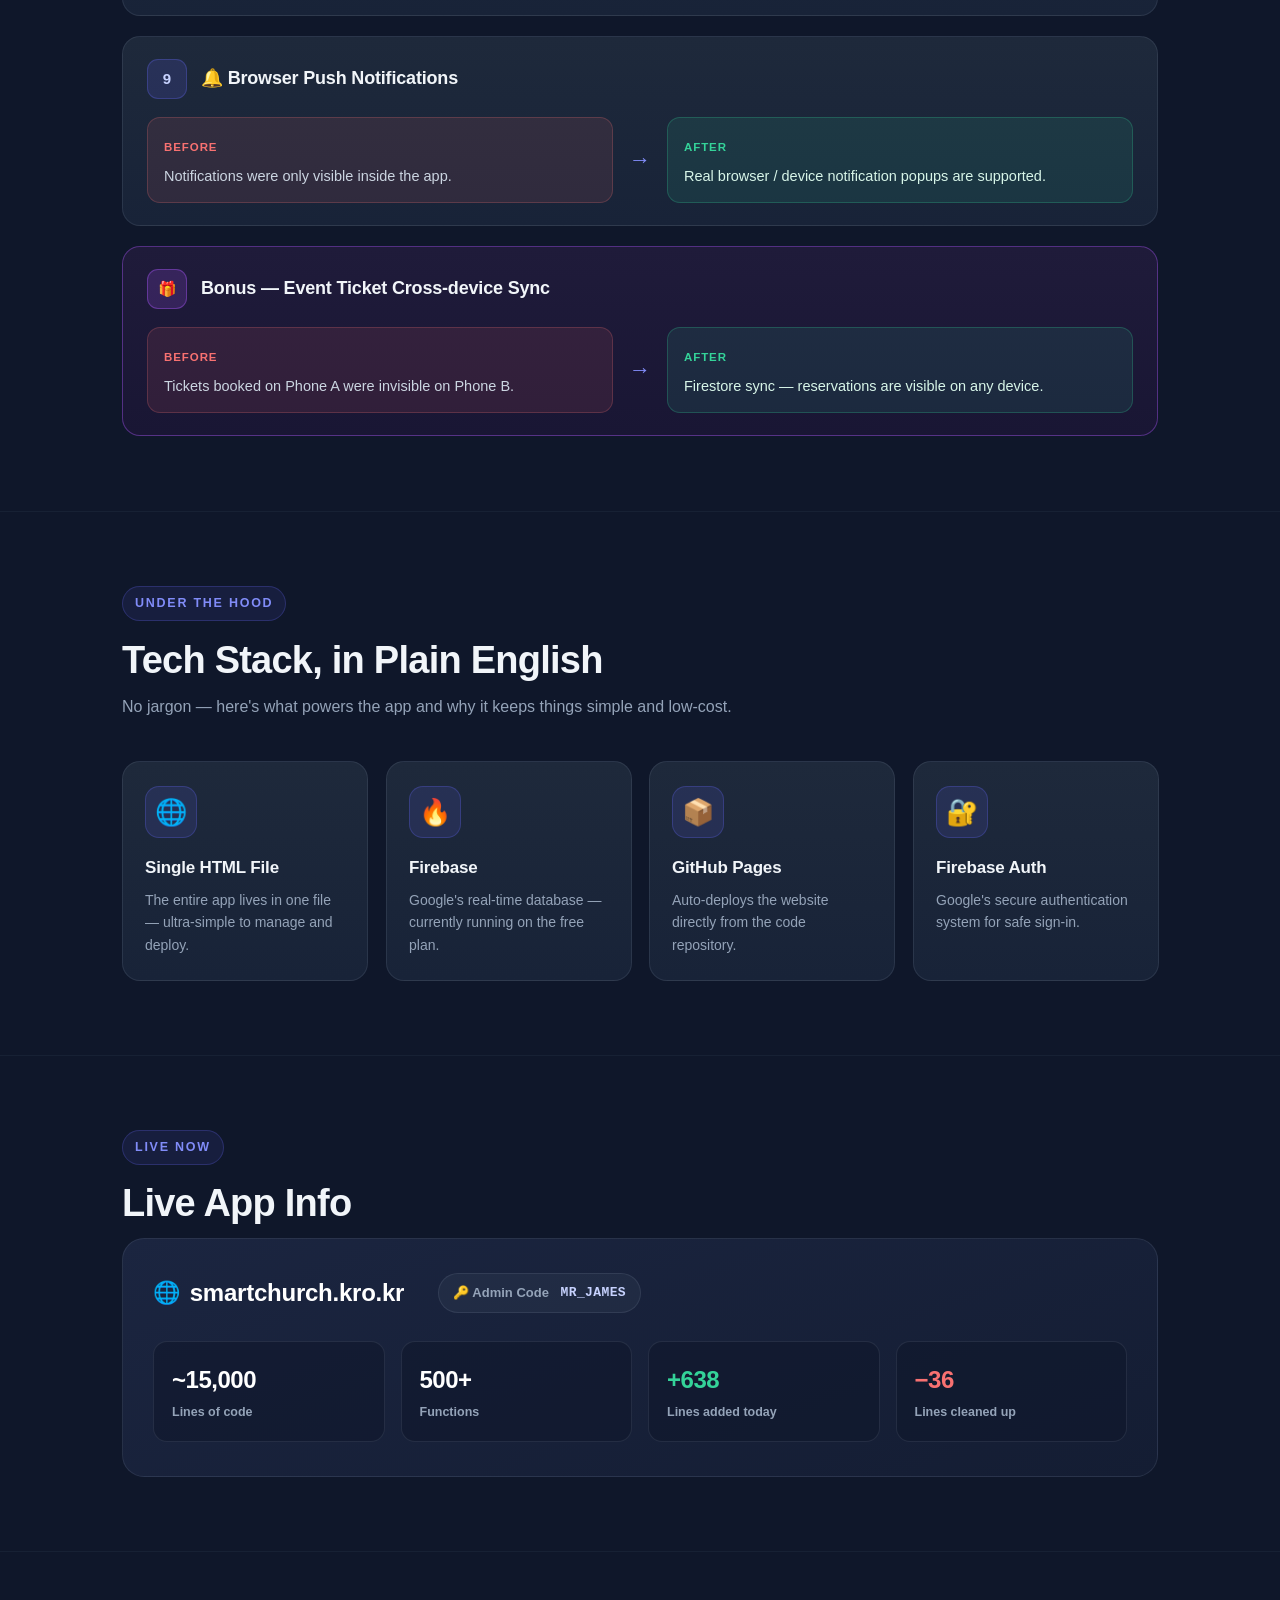
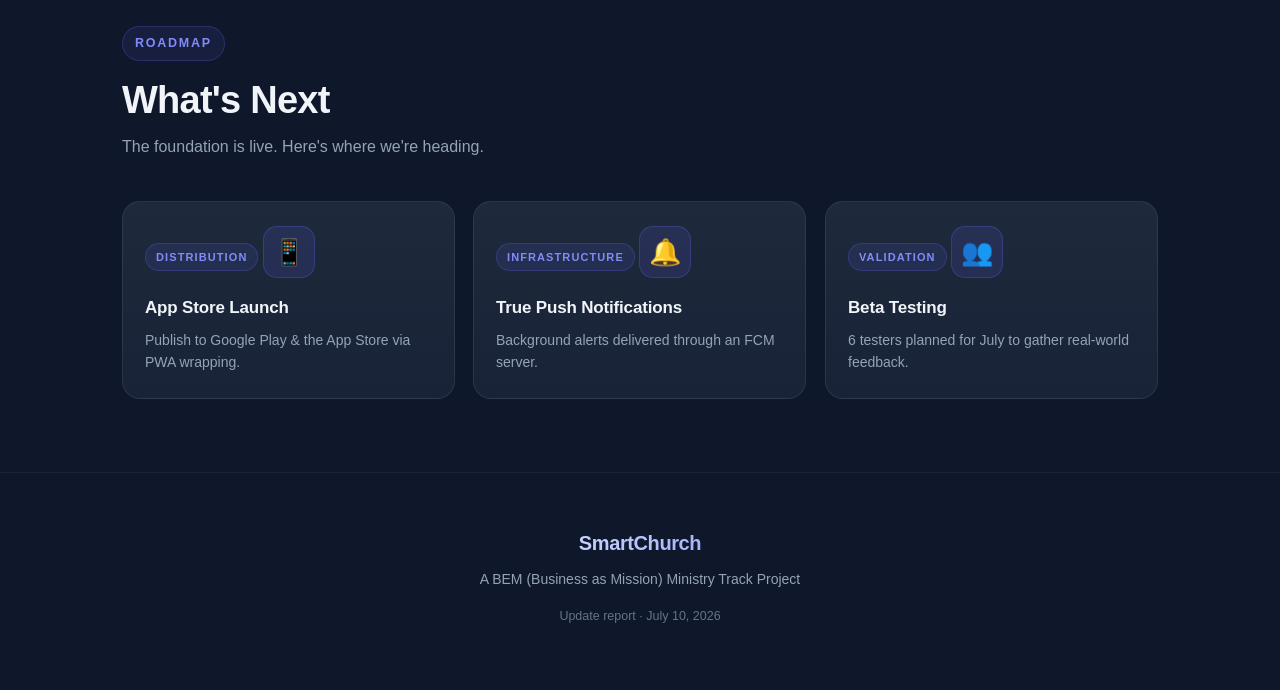
<file: smartchurch_report.html>
<!DOCTYPE html>
<html lang="en">
<head>
<meta charset="UTF-8">
<meta name="viewport" content="width=device-width, initial-scale=1.0">
<title>SmartChurch — Today's Update Report</title>
<meta name="description" content="SmartChurch App Update Report — All 9 previously incomplete features fully implemented in a single day.">
<script>document.documentElement.classList.add('js');</script>
<style>
  :root {
    --bg:        #0f172a;
    --bg-soft:   #131c31;
    --card:      #1e293b;
    --card-2:    #182338;
    --border:    rgba(148,163,184,0.14);
    --border-hi: rgba(129,140,248,0.55);
    --accent:    #6366f1;
    --accent-2:  #818cf8;
    --accent-3:  #a855f7;
    --text:      #f1f5f9;
    --muted:     #94a3b8;
    --muted-2:   #64748b;
    --red:       #f87171;
    --red-bg:    rgba(248,113,113,0.10);
    --green:     #34d399;
    --green-bg:  rgba(52,211,153,0.10);
    --radius:    18px;
    --maxw:      1080px;
  }

  * { box-sizing: border-box; margin: 0; padding: 0; }

  html { scroll-behavior: smooth; -webkit-text-size-adjust: 100%; }

  body {
    background: var(--bg);
    color: var(--text);
    font-family: -apple-system, BlinkMacSystemFont, "Segoe UI", Roboto, "Helvetica Neue",
                 "Apple SD Gothic Neo", "Malgun Gothic", Arial, sans-serif;
    line-height: 1.65;
    -webkit-font-smoothing: antialiased;
    overflow-x: hidden;
  }

  /* Ambient background glows */
  body::before {
    content: "";
    position: fixed;
    inset: 0;
    z-index: -1;
    background:
      radial-gradient(680px circle at 82% -6%,  rgba(99,102,241,0.20), transparent 60%),
      radial-gradient(560px circle at 8% 8%,    rgba(168,85,247,0.14), transparent 55%),
      radial-gradient(900px circle at 50% 118%, rgba(99,102,241,0.10), transparent 60%);
    pointer-events: none;
  }

  .wrap { width: 100%; max-width: var(--maxw); margin: 0 auto; padding: 0 22px; }

  a { color: var(--accent-2); text-decoration: none; }

  /* ===== Section scaffolding ===== */
  section { padding: 74px 0; position: relative; }
  section + section { border-top: 1px solid rgba(148,163,184,0.07); }

  .eyebrow {
    display: inline-flex; align-items: center; gap: 8px;
    font-size: 12.5px; font-weight: 700; letter-spacing: 0.14em; text-transform: uppercase;
    color: var(--accent-2);
    padding: 6px 12px; border-radius: 999px;
    background: rgba(99,102,241,0.10); border: 1px solid rgba(99,102,241,0.25);
    margin-bottom: 18px;
  }
  h2.section-title {
    font-size: clamp(26px, 4.4vw, 38px);
    font-weight: 800; letter-spacing: -0.02em; line-height: 1.15;
    margin-bottom: 12px;
  }
  .section-lead { color: var(--muted); font-size: 16px; max-width: 620px; margin-bottom: 40px; }

  /* ===== Hero ===== */
  .hero { padding: 96px 0 84px; text-align: center; }
  .hero .kicker {
    display: inline-flex; align-items: center; gap: 9px;
    font-size: 13px; font-weight: 600; color: var(--muted);
    padding: 7px 16px; border-radius: 999px;
    background: rgba(148,163,184,0.06); border: 1px solid var(--border);
    margin-bottom: 26px;
  }
  .hero .kicker .dot {
    width: 8px; height: 8px; border-radius: 50%; background: var(--green);
    box-shadow: 0 0 0 4px rgba(52,211,153,0.18); animation: pulse 2.4s infinite;
  }
  @keyframes pulse { 0%,100% { opacity: 1; } 50% { opacity: 0.45; } }

  .hero h1 {
    font-size: clamp(34px, 6.6vw, 60px);
    font-weight: 850; letter-spacing: -0.03em; line-height: 1.06;
    background: linear-gradient(115deg, #ffffff 12%, #c7d2fe 48%, #a5b4fc 78%);
    -webkit-background-clip: text; background-clip: text; -webkit-text-fill-color: transparent;
    margin-bottom: 18px;
  }
  .hero .subtitle { font-size: 17px; color: var(--accent-2); font-weight: 600; margin-bottom: 20px; }
  .hero .summary {
    font-size: clamp(16px, 2.4vw, 19px); color: var(--muted);
    max-width: 640px; margin: 0 auto 38px; line-height: 1.7;
  }
  .hero .summary strong { color: var(--text); font-weight: 700; }

  .badges { display: flex; flex-wrap: wrap; justify-content: center; gap: 12px; }
  .badge {
    display: inline-flex; align-items: center; gap: 9px;
    font-size: 14.5px; font-weight: 650;
    padding: 12px 20px; border-radius: 14px;
    background: linear-gradient(180deg, var(--card), var(--card-2));
    border: 1px solid var(--border);
    box-shadow: 0 10px 30px -12px rgba(0,0,0,0.6);
  }
  .badge .em { font-size: 18px; }
  .badge b { color: #fff; font-weight: 800; }

  /* ===== Generic card grid ===== */
  .grid { display: grid; gap: 18px; }
  .grid.cols-5 { grid-template-columns: repeat(auto-fit, minmax(190px, 1fr)); }
  .grid.cols-4 { grid-template-columns: repeat(auto-fit, minmax(210px, 1fr)); }
  .grid.cols-3 { grid-template-columns: repeat(auto-fit, minmax(240px, 1fr)); }

  .card {
    background: linear-gradient(180deg, var(--card), var(--card-2));
    border: 1px solid var(--border);
    border-radius: var(--radius);
    padding: 24px 22px;
    transition: transform .35s ease, border-color .35s ease, box-shadow .35s ease;
  }
  .card:hover {
    transform: translateY(-4px);
    border-color: var(--border-hi);
    box-shadow: 0 22px 44px -22px rgba(99,102,241,0.55);
  }
  .icon-badge {
    display: inline-flex; align-items: center; justify-content: center;
    width: 52px; height: 52px; border-radius: 14px; font-size: 26px;
    background: rgba(99,102,241,0.14); border: 1px solid rgba(99,102,241,0.28);
    margin-bottom: 16px;
  }
  .card h3 { font-size: 17px; font-weight: 750; margin-bottom: 7px; letter-spacing: -0.01em; }
  .card p  { font-size: 14px; color: var(--muted); line-height: 1.6; }

  /* ===== Before / After (key section) ===== */
  .ba-list { display: grid; gap: 20px; }
  .ba-card {
    background: linear-gradient(180deg, var(--card), var(--card-2));
    border: 1px solid var(--border);
    border-radius: var(--radius);
    padding: 22px 24px;
    transition: transform .35s ease, border-color .35s ease, box-shadow .35s ease;
  }
  .ba-card:hover {
    transform: translateY(-3px);
    border-color: var(--border-hi);
    box-shadow: 0 22px 44px -24px rgba(99,102,241,0.5);
  }
  .ba-card.bonus { border-color: rgba(168,85,247,0.4); background: linear-gradient(180deg, #1f1b3a, #191634); }

  .ba-head { display: flex; align-items: center; gap: 14px; margin-bottom: 18px; }
  .ba-num {
    flex: 0 0 auto; width: 40px; height: 40px; border-radius: 11px;
    display: flex; align-items: center; justify-content: center;
    font-weight: 800; font-size: 15px; color: #c7d2fe;
    background: rgba(99,102,241,0.16); border: 1px solid rgba(99,102,241,0.3);
  }
  .ba-card.bonus .ba-num { color: #e9d5ff; background: rgba(168,85,247,0.18); border-color: rgba(168,85,247,0.4); }
  .ba-title { font-size: 18px; font-weight: 750; letter-spacing: -0.01em; }

  .ba-body { display: grid; grid-template-columns: 1fr auto 1fr; gap: 16px; align-items: stretch; }
  .ba-cell { border-radius: 13px; padding: 15px 16px; border: 1px solid transparent; }
  .ba-cell .label {
    display: inline-flex; align-items: center; gap: 6px;
    font-size: 11.5px; font-weight: 800; letter-spacing: 0.08em; text-transform: uppercase;
    margin-bottom: 8px;
  }
  .ba-cell .txt { font-size: 14.5px; line-height: 1.55; color: #cbd5e1; }
  .ba-before { background: var(--red-bg);   border-color: rgba(248,113,113,0.22); }
  .ba-before .label { color: var(--red); }
  .ba-after  { background: var(--green-bg); border-color: rgba(52,211,153,0.24); }
  .ba-after  .label { color: var(--green); }
  .ba-after .txt { color: #d7f5e8; }
  .ba-arrow {
    display: flex; align-items: center; justify-content: center;
    color: var(--accent-2); font-size: 22px; font-weight: 700;
  }

  /* ===== Stats (live app info) ===== */
  .info-card {
    background: linear-gradient(160deg, #1b2540, #141d33);
    border: 1px solid var(--border); border-radius: 22px;
    padding: 34px 30px;
  }
  .info-top { display: flex; flex-wrap: wrap; gap: 14px 34px; align-items: center; margin-bottom: 28px; }
  .info-url {
    display: inline-flex; align-items: center; gap: 10px;
    font-size: clamp(18px, 3vw, 24px); font-weight: 800; letter-spacing: -0.01em; color: #fff;
  }
  .info-url .globe { font-size: 22px; }
  .chip {
    display: inline-flex; align-items: center; gap: 8px;
    font-size: 13px; font-weight: 650; color: var(--muted);
    padding: 8px 14px; border-radius: 999px;
    background: rgba(148,163,184,0.07); border: 1px solid var(--border);
  }
  .chip code { color: #c7d2fe; font-weight: 800; letter-spacing: 0.03em; font-family: ui-monospace, "SF Mono", Menlo, Consolas, monospace; }
  .stat-grid { display: grid; grid-template-columns: repeat(auto-fit, minmax(150px, 1fr)); gap: 16px; }
  .stat {
    background: rgba(15,23,42,0.55); border: 1px solid var(--border);
    border-radius: 14px; padding: 18px 18px;
  }
  .stat .n { font-size: 24px; font-weight: 850; letter-spacing: -0.02em; color: #fff; }
  .stat .n .plus { color: var(--green); }
  .stat .n .minus { color: var(--red); }
  .stat .k { font-size: 12.5px; color: var(--muted); font-weight: 600; margin-top: 3px; }

  /* ===== Next cards ===== */
  .next-card { position: relative; overflow: hidden; }
  .next-card .tag {
    display: inline-block; font-size: 11px; font-weight: 800; letter-spacing: 0.1em;
    text-transform: uppercase; color: var(--accent-2);
    background: rgba(99,102,241,0.12); border: 1px solid rgba(99,102,241,0.25);
    padding: 4px 10px; border-radius: 999px; margin-bottom: 14px;
  }

  /* ===== Footer ===== */
  footer { padding: 54px 0 64px; text-align: center; border-top: 1px solid rgba(148,163,184,0.09); }
  .footer-mark { font-size: 20px; font-weight: 850; letter-spacing: -0.02em; margin-bottom: 8px; }
  .footer-mark .sc { background: linear-gradient(115deg, #c7d2fe, #a5b4fc); -webkit-background-clip: text; background-clip: text; -webkit-text-fill-color: transparent; }
  .footer-line { color: var(--muted); font-size: 14px; }
  .footer-meta { color: var(--muted-2); font-size: 12.5px; margin-top: 14px; }

  /* ===== Reveal animation ===== */
  .js .reveal { opacity: 0; transform: translateY(26px); }
  .reveal { transition: opacity .8s cubic-bezier(.16,.84,.44,1), transform .8s cubic-bezier(.16,.84,.44,1); will-change: opacity, transform; }
  .reveal.visible { opacity: 1; transform: none; }

  @media (prefers-reduced-motion: reduce) {
    .js .reveal { opacity: 1; transform: none; }
    .reveal { transition: none; }
    html { scroll-behavior: auto; }
    .hero .kicker .dot { animation: none; }
  }

  /* ===== Responsive ===== */
  @media (max-width: 720px) {
    section { padding: 56px 0; }
    .hero { padding: 72px 0 60px; }
    .ba-body { grid-template-columns: 1fr; gap: 12px; }
    .ba-arrow { transform: rotate(90deg); font-size: 20px; }
    .info-card { padding: 26px 20px; }
    .badge { width: 100%; justify-content: center; }
  }
</style>
</head>
<body>

<!-- ===================== HERO ===================== -->
<header class="hero">
  <div class="wrap">
    <div class="kicker reveal"><span class="dot"></span> Stakeholder Update</div>
    <h1 class="reveal">SmartChurch App<br>Today's Update Report</h1>
    <div class="subtitle reveal">As of July 10, 2026</div>
    <p class="summary reveal">All <strong>9 previously incomplete features</strong> were fully
      implemented in a <strong>single day</strong> — and shipped to production.</p>
    <div class="badges">
      <div class="badge reveal">🔧 <b>9</b>&nbsp;Features Built</div>
      <div class="badge reveal">📄 <b>638</b>&nbsp;Lines Added</div>
      <div class="badge reveal">✅ Live on&nbsp;<b>Production</b></div>
    </div>
  </div>
</header>

<!-- ===================== WHAT IS SMARTCHURCH ===================== -->
<section id="about">
  <div class="wrap">
    <div class="eyebrow reveal">Overview</div>
    <h2 class="section-title reveal">What is SmartChurch?</h2>
    <p class="section-lead reveal">A mobile web app built exclusively for church communities —
      bringing worship, growth, and connection into one place.</p>

    <div class="grid cols-5">
      <div class="card reveal">
        <div class="icon-badge">⛪</div>
        <h3>Church Management</h3>
        <p>Member approval and leader permission controls.</p>
      </div>
      <div class="card reveal">
        <div class="icon-badge">💬</div>
        <h3>Chat</h3>
        <p>DM, group, open chat, and meetings.</p>
      </div>
      <div class="card reveal">
        <div class="icon-badge">🎯</div>
        <h3>Challenges</h3>
        <p>Faith-habit tracking with streaks.</p>
      </div>
      <div class="card reveal">
        <div class="icon-badge">🤝</div>
        <h3>Matching</h3>
        <p>Hobby, prayer partner &amp; mentoring connections.</p>
      </div>
      <div class="card reveal">
        <div class="icon-badge">📖</div>
        <h3>Binder</h3>
        <p>QT journal, to-dos, diary, and timetable.</p>
      </div>
    </div>
  </div>
</section>

<!-- ===================== WHAT WE BUILT TODAY ===================== -->
<section id="built">
  <div class="wrap">
    <div class="eyebrow reveal">The Work</div>
    <h2 class="section-title reveal">What We Built Today</h2>
    <p class="section-lead reveal">Nine features moved from placeholder to production — plus one bonus.
      Here's the before &amp; after for each.</p>

    <div class="ba-list">

      <div class="ba-card reveal">
        <div class="ba-head"><span class="ba-num">1</span><span class="ba-title">🔔 Notification System</span></div>
        <div class="ba-body">
          <div class="ba-cell ba-before"><div class="label">Before</div><div class="txt">Settings toggle existed but no actual notifications were sent.</div></div>
          <div class="ba-arrow">→</div>
          <div class="ba-cell ba-after"><div class="label">After</div><div class="txt">Real notifications fire for challenges, new chats, and match requests.</div></div>
        </div>
      </div>

      <div class="ba-card reveal">
        <div class="ba-head"><span class="ba-num">2</span><span class="ba-title">🔄 Matching &amp; Events Real-time Sync</span></div>
        <div class="ba-body">
          <div class="ba-cell ba-before"><div class="label">Before</div><div class="txt">Data was only visible on the user's own device.</div></div>
          <div class="ba-arrow">→</div>
          <div class="ba-cell ba-after"><div class="label">After</div><div class="txt">Firestore integration — all members see the same live data.</div></div>
        </div>
      </div>

      <div class="ba-card reveal">
        <div class="ba-head"><span class="ba-num">3</span><span class="ba-title">✅ To-do ↔ Challenge Auto-check</span></div>
        <div class="ba-body">
          <div class="ba-cell ba-before"><div class="label">Before</div><div class="txt">To-dos and challenges were completely separate.</div></div>
          <div class="ba-arrow">→</div>
          <div class="ba-cell ba-after"><div class="label">After</div><div class="txt">Completing a flagged 🚩 to-do automatically checks the linked challenge.</div></div>
        </div>
      </div>

      <div class="ba-card reveal">
        <div class="ba-head"><span class="ba-num">4</span><span class="ba-title">🎂 Birthdate Field on Sign-up</span></div>
        <div class="ba-body">
          <div class="ba-cell ba-before"><div class="label">Before</div><div class="txt">Only name was required at registration.</div></div>
          <div class="ba-arrow">→</div>
          <div class="ba-cell ba-after"><div class="label">After</div><div class="txt">Birthdate is now collected and used for age-gated features.</div></div>
        </div>
      </div>

      <div class="ba-card reveal">
        <div class="ba-head"><span class="ba-num">5</span><span class="ba-title">📖 60 Bible Verses</span></div>
        <div class="ba-body">
          <div class="ba-cell ba-before"><div class="label">Before</div><div class="txt">Only 7 verses — users saw repeats constantly.</div></div>
          <div class="ba-arrow">→</div>
          <div class="ba-cell ba-after"><div class="label">After</div><div class="txt">30 OT + 30 NT verses, rotating by day of the year.</div></div>
        </div>
      </div>

      <div class="ba-card reveal">
        <div class="ba-head"><span class="ba-num">6</span><span class="ba-title">💬 Auto DM Room on Match Accept</span></div>
        <div class="ba-body">
          <div class="ba-cell ba-before"><div class="label">Before</div><div class="txt">Users had to manually create a chat room after matching.</div></div>
          <div class="ba-arrow">→</div>
          <div class="ba-cell ba-after"><div class="label">After</div><div class="txt">A dedicated DM room is instantly created with a welcome message.</div></div>
        </div>
      </div>

      <div class="ba-card reveal">
        <div class="ba-head"><span class="ba-num">7</span><span class="ba-title">📲 PWA — Home Screen Install</span></div>
        <div class="ba-body">
          <div class="ba-cell ba-before"><div class="label">Before</div><div class="txt">Users had to open a browser every time.</div></div>
          <div class="ba-arrow">→</div>
          <div class="ba-cell ba-after"><div class="label">After</div><div class="txt">The app can be installed as an icon directly on the phone home screen.</div></div>
        </div>
      </div>

      <div class="ba-card reveal">
        <div class="ba-head"><span class="ba-num">8</span><span class="ba-title">💑 Romantic Matching Feature</span></div>
        <div class="ba-body">
          <div class="ba-cell ba-before"><div class="label">Before</div><div class="txt">Showed a "Coming Soon" placeholder only.</div></div>
          <div class="ba-arrow">→</div>
          <div class="ba-cell ba-after"><div class="label">After</div><div class="txt">Full matching UI with a 19+ age-verification gate.</div></div>
        </div>
      </div>

      <div class="ba-card reveal">
        <div class="ba-head"><span class="ba-num">9</span><span class="ba-title">🔔 Browser Push Notifications</span></div>
        <div class="ba-body">
          <div class="ba-cell ba-before"><div class="label">Before</div><div class="txt">Notifications were only visible inside the app.</div></div>
          <div class="ba-arrow">→</div>
          <div class="ba-cell ba-after"><div class="label">After</div><div class="txt">Real browser / device notification popups are supported.</div></div>
        </div>
      </div>

      <div class="ba-card bonus reveal">
        <div class="ba-head"><span class="ba-num">🎁</span><span class="ba-title">Bonus — Event Ticket Cross-device Sync</span></div>
        <div class="ba-body">
          <div class="ba-cell ba-before"><div class="label">Before</div><div class="txt">Tickets booked on Phone A were invisible on Phone B.</div></div>
          <div class="ba-arrow">→</div>
          <div class="ba-cell ba-after"><div class="label">After</div><div class="txt">Firestore sync — reservations are visible on any device.</div></div>
        </div>
      </div>

    </div>
  </div>
</section>

<!-- ===================== TECH STACK ===================== -->
<section id="tech">
  <div class="wrap">
    <div class="eyebrow reveal">Under the Hood</div>
    <h2 class="section-title reveal">Tech Stack, in Plain English</h2>
    <p class="section-lead reveal">No jargon — here's what powers the app and why it keeps things
      simple and low-cost.</p>

    <div class="grid cols-4">
      <div class="card reveal">
        <div class="icon-badge">🌐</div>
        <h3>Single HTML File</h3>
        <p>The entire app lives in one file — ultra-simple to manage and deploy.</p>
      </div>
      <div class="card reveal">
        <div class="icon-badge">🔥</div>
        <h3>Firebase</h3>
        <p>Google's real-time database — currently running on the free plan.</p>
      </div>
      <div class="card reveal">
        <div class="icon-badge">📦</div>
        <h3>GitHub Pages</h3>
        <p>Auto-deploys the website directly from the code repository.</p>
      </div>
      <div class="card reveal">
        <div class="icon-badge">🔐</div>
        <h3>Firebase Auth</h3>
        <p>Google's secure authentication system for safe sign-in.</p>
      </div>
    </div>
  </div>
</section>

<!-- ===================== LIVE APP INFO ===================== -->
<section id="live">
  <div class="wrap">
    <div class="eyebrow reveal">Live Now</div>
    <h2 class="section-title reveal">Live App Info</h2>

    <div class="info-card reveal">
      <div class="info-top">
        <a class="info-url" href="https://smartchurch.kro.kr" target="_blank" rel="noopener">
          <span class="globe">🌐</span> smartchurch.kro.kr
        </a>
        <span class="chip">🔑 Admin Code&nbsp; <code>MR_JAMES</code></span>
      </div>
      <div class="stat-grid">
        <div class="stat"><div class="n">~15,000</div><div class="k">Lines of code</div></div>
        <div class="stat"><div class="n">500+</div><div class="k">Functions</div></div>
        <div class="stat"><div class="n"><span class="plus">+638</span></div><div class="k">Lines added today</div></div>
        <div class="stat"><div class="n"><span class="minus">−36</span></div><div class="k">Lines cleaned up</div></div>
      </div>
    </div>
  </div>
</section>

<!-- ===================== WHAT'S NEXT ===================== -->
<section id="next">
  <div class="wrap">
    <div class="eyebrow reveal">Roadmap</div>
    <h2 class="section-title reveal">What's Next</h2>
    <p class="section-lead reveal">The foundation is live. Here's where we're heading.</p>

    <div class="grid cols-3">
      <div class="card next-card reveal">
        <span class="tag">Distribution</span>
        <div class="icon-badge">📱</div>
        <h3>App Store Launch</h3>
        <p>Publish to Google Play &amp; the App Store via PWA wrapping.</p>
      </div>
      <div class="card next-card reveal">
        <span class="tag">Infrastructure</span>
        <div class="icon-badge">🔔</div>
        <h3>True Push Notifications</h3>
        <p>Background alerts delivered through an FCM server.</p>
      </div>
      <div class="card next-card reveal">
        <span class="tag">Validation</span>
        <div class="icon-badge">👥</div>
        <h3>Beta Testing</h3>
        <p>6 testers planned for July to gather real-world feedback.</p>
      </div>
    </div>
  </div>
</section>

<!-- ===================== FOOTER ===================== -->
<footer>
  <div class="wrap">
    <div class="footer-mark"><span class="sc">SmartChurch</span></div>
    <div class="footer-line">A BEM (Business as Mission) Ministry Track Project</div>
    <div class="footer-meta">Update report · July 10, 2026</div>
  </div>
</footer>

<script>
  (function () {
    var els = document.querySelectorAll('.reveal');
    if (!('IntersectionObserver' in window)) {
      els.forEach(function (el) { el.classList.add('visible'); });
      return;
    }
    var io = new IntersectionObserver(function (entries) {
      entries.forEach(function (entry) {
        if (entry.isIntersecting) {
          entry.target.classList.add('visible');
          io.unobserve(entry.target);
        }
      });
    }, { threshold: 0.12, rootMargin: '0px 0px -8% 0px' });

    // Stagger items that share a parent for a smooth cascade
    var groups = {};
    els.forEach(function (el) {
      var parent = el.parentElement;
      var key = parent ? (parent.className || 'root') : 'root';
      groups[key] = groups[key] || 0;
      el.style.transitionDelay = Math.min(groups[key] * 70, 420) + 'ms';
      groups[key]++;
      io.observe(el);
    });
  })();
</script>

</body>
</html>
</file>
